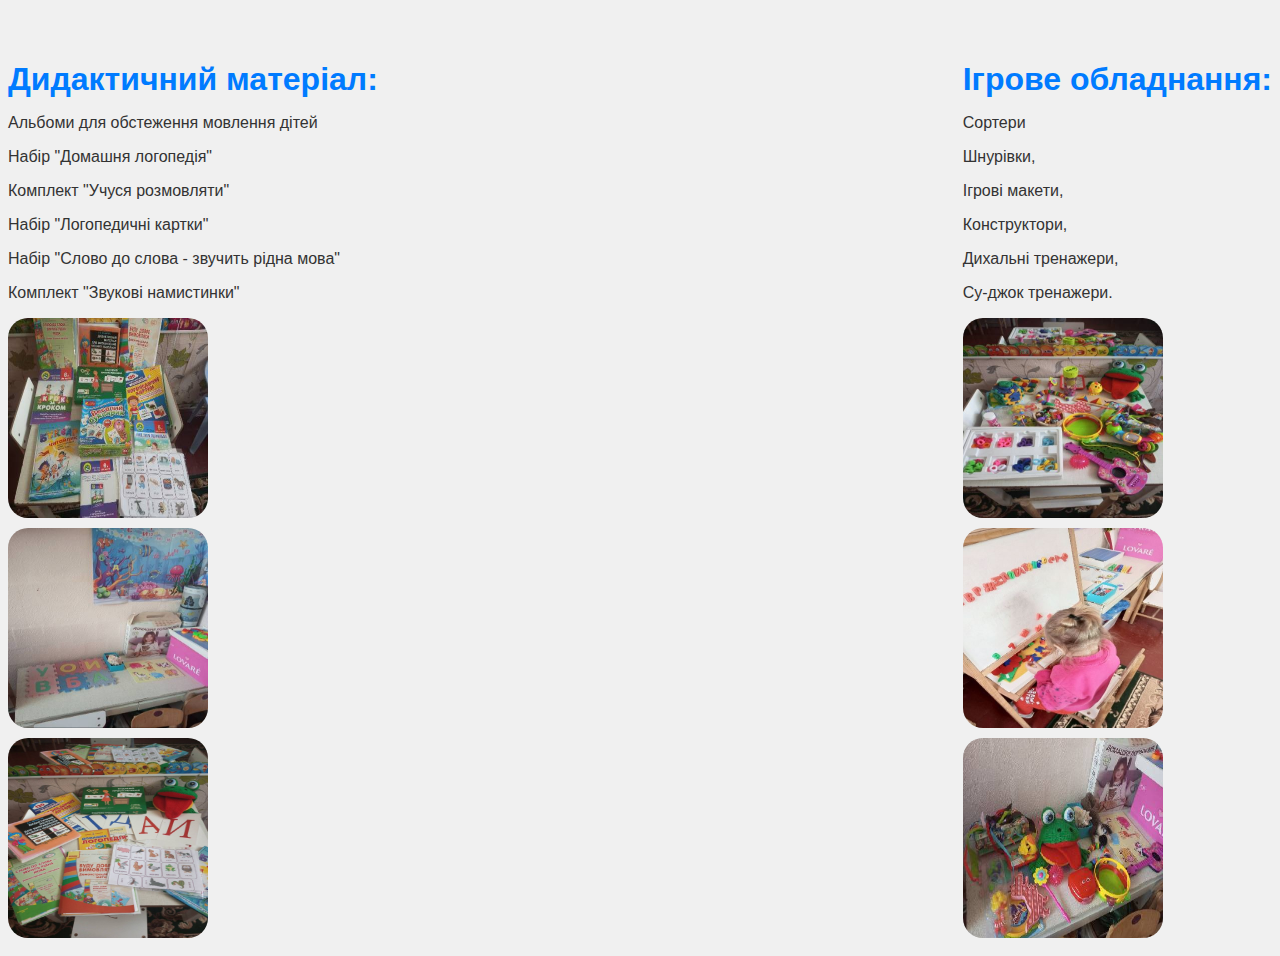
<file: metod_zabezp.html>
<!DOCTYPE html>
<html lang="ru">
<head>
  <meta charset="UTF-8">
  <meta name="viewport" content="width=device-width, initial-scale=1.0">
  <title>Пугачова Світлана</title>
  <link rel="stylesheet" href="styles.css">
  <link rel="icon" href="/favicon.ico" type="image/x-icon">
</head>
<body >
 <div class="main-container">

 <!-- Левый блок -->
 <div class="left-bl">
<h1>Дидактичний матеріал:</h1>
 <p>Альбоми для обстеження мовлення дітей
 <p>Набір "Домашня логопедія"
 <p>Комплект "Учуся розмовляти"
 <p>Набір "Логопедичні картки"
 <p>Набір "Слово до слова - звучить рідна мова"
 <p>Комплект "Звукові намистинки"

 <!-- Фото -->
<div class="image-gallery">
   <img src="im/title_3.png" alt="Фото" class="photo-placeholder">
   <img src="im/obladn2.jpg" alt="Фото" class="photo-placeholder">
   <img src="im/metod1.jpg" alt="Фото" class="photo-placeholder">
 </div>
 </div>


 <!-- Правый блок -->
<div class="right-bl">
<h1 style="text-align: center">Ігрове обладнання:</h1>
 <p>Сортери
 <p>Шнурівки,
 <p>Ігрові макети,
 <p>Конструктори,
 <p>Дихальні тренажери,
 <p>Су-джок тренажери.
 
 <!-- Фото -->
<div class="image-gallery">
   <img src="im/obladn1.jpg" alt="Фото" class="photo-placeholder">
   <img src="im/deti4.jpg" alt="Фото" class="photo-placeholder">
   <img src="im/title_2.png" alt="Фото" class="photo-placeholder">
 </div>
</div>
</body>
</file>
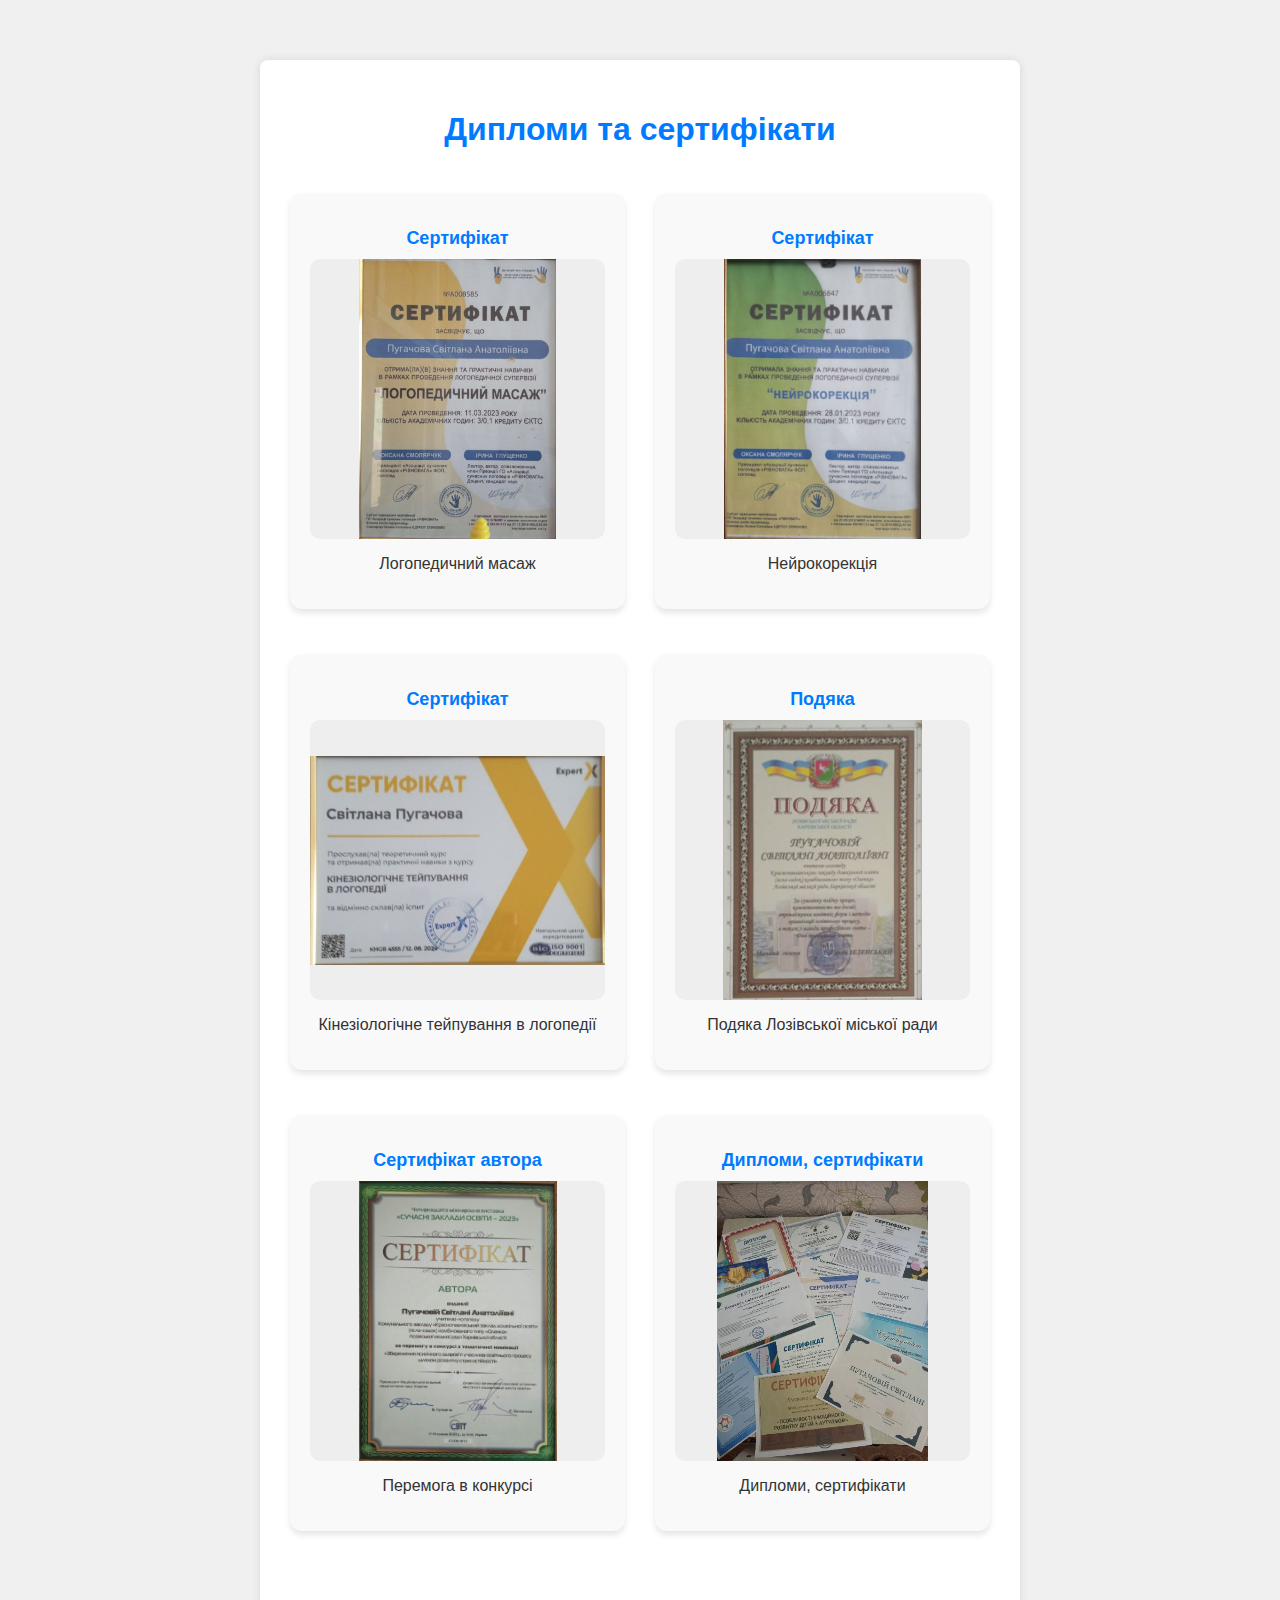
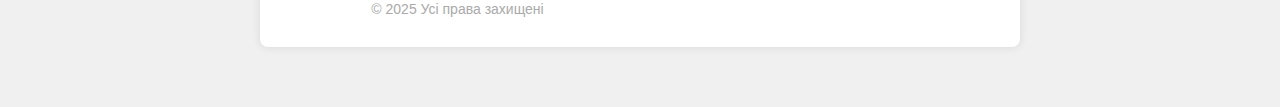
<file: page.html>
<!DOCTYPE html>
<html lang="ru">
<head>
  <meta charset="UTF-8">
  <meta name="viewport" content="width=device-width, initial-scale=1.0">
  <title>Дипломи</title>
  <link rel="stylesheet" href="styles.css">
  <style>
/* Дипломы в сетке 2х2 */
.main-container {
  display: grid;
  grid-template-columns: repeat(2, 1fr);
  gap: 30px;
  margin-top: 30px;
}

/* Блок диплома */
.mini-block {
  background: #f9f9f9;
  padding: 20px;
  border-radius: 12px;
  box-shadow: 0 4px 6px rgba(0,0,0,0.1);
  text-align: center;
  transition: transform 0.3s, box-shadow 0.3s;
}

.mini-block:hover {
  transform: scale(1.02);
  box-shadow: 0 6px 12px rgba(0,0,0,0.15);
}

/* Контейнер под картинку диплома */
.image-placeholder {
  width: 100%;
  height: 280px;              /* фиксированная высота блока */
  background: #eee;
  border-radius: 10px;
  display: flex;
  align-items: center;        /* центрируем по вертикали */
  justify-content: center;    /* центрируем по горизонтали */
  overflow: hidden;           /* лишнее обрезается */
  margin-bottom: 15px;
}

/* Сами картинки дипломов */
.image-placeholder img {
  max-width: 100%;
  max-height: 100%;
  object-fit: contain;        /* вписываем без искажений */
  transition: transform 0.3s, box-shadow 0.3s;
}

.image-placeholder img:hover {
  transform: scale(1.05);
  box-shadow: 0 6px 15px rgba(0,0,0,0.3);
}

  </style>
</head>
<body>
  <div class="container">
    <h1>Дипломи та сертифікати</h1>

    <div class="main-container">
      <div class="mini-block">
        <h2>Сертифікат</h2>
        <div class="image-placeholder">
          <img src="diploma1.jpg" alt="Диплом 1" onclick="window.open('diploma1.jpg', '_blank')">
        </div>
        <p>Логопедичний масаж</p>
      </div>

      <div class="mini-block">
        <h2>Сертифікат</h2>
        <div class="image-placeholder">
          <img src="diploma2.jpg" alt="Диплом 2" onclick="window.open('diploma2.jpg', '_blank')">
        </div>
        <p>Нейрокорекція</p>
      </div>

      <div class="mini-block">
        <h2>Сертифікат</h2>
        <div class="image-placeholder">
          <img src="diploma3.jpg" alt="Диплом 3" onclick="window.open('diploma3.jpg', '_blank')">
        </div>
        <p>Кінезіологічне тейпування в логопедії</p>
      </div>

      <div class="mini-block">
        <h2>Подяка</h2>
        <div class="image-placeholder">
          <img src="diploma4.jpg" alt="Диплом 4" onclick="window.open('diploma4.jpg', '_blank')">
        </div>
        <p>Подяка Лозівської міської ради</p>
      </div>

      <div class="mini-block">
        <h2>Сертифікат автора</h2>
        <div class="image-placeholder">
          <img src="diploma5.jpg" alt="Диплом 5" onclick="window.open('diploma5.jpg', '_blank')">
        </div>
        <p>Перемога в конкурсі</p>
      </div>

        <div class="mini-block">
        <h2>Дипломи, сертифікати</h2>
        <div class="image-placeholder">
          <img src="diploma6.jpg" alt="Диплом 6" onclick="window.open('diploma6.jpg', '_blank')">
        </div>
        <p>Дипломи, сертифікати</p>
      </div>

      <footer>
    © 2025 Усі права захищені
  </footer>
</body>
</html>
</file>
<file: styles.css>
body {
  font-family: Arial, sans-serif;
  padding: 0;
  background: #f0f0f0;
  color: #333;
}

.container {
  max-width: 700px;
  margin: 60px auto;
  padding: 30px;
  background: white;
  border-radius: 8px;
  box-shadow: 0 0 10px rgba(0,0,0,0.1);
}

h1 {
  color: #007BFF;
  margin-bottom: 15px;
  text-align: center;
}

a {
  text-decoration: none;
}

.contact a {
  color: #007BFF;
  text-decoration: none;
}

.contact a:hover {
  text-decoration: underline;
}

footer {
  text-align: center;
  margin-top: 40px;
  font-size: 14px;
  color: #aaa;
}

#copyNotification {
  position: fixed;
  top: 50%;
  left: 50%;
  transform: translate(-50%, -50%);
  background-color: #4CAF50;
  color: white;
  padding: 15px 25px;
  border-radius: 8px;
  display: none;
  box-shadow: 0 6px 15px rgba(0,0,0,0.3);
  font-family: sans-serif;
  z-index: 1000;
  font-size: 16px;
}

.copy-box {
  border: none;
  padding: 5px 10px;
  background-color: DarkCyan;
  display: inline-block;
  cursor: pointer;
  user-select: none;
  font-family: sans-serif;
  color: white;
  border-radius: 5px;
  transition: background 0.3s, transform 0.3s;
}

.copy-box:hover {
  background-color: #009999;
  transform: scale(1.05);
}

.main-container {
  display: flex;
  justify-content: space-between;
  margin-top: 40px;
  gap: 20px;
}

.left-block, .middle-block, .right-block {
  background-color: white;
  padding: 20px;
  border-radius: 10px;
  box-shadow: 0 4px 6px rgba(0, 0, 0, 0.1);
  width: 30%;
  text-align: left;
  transition: transform 0.3s, box-shadow 0.3s;
}

.left-block:hover, .middle-block:hover, .right-block:hover {
  transform: scale(1.03);
  box-shadow: 0 6px 12px rgba(0,0,0,0.15);
}

.left-block {
  display: flex;
  flex-direction: column;
  align-items: center;
}

.photo-placeholder {
  width: 200px;
  height: 200px;
  background-color: #dcdcdc;
  border-radius: 10%;
  margin-bottom: 10px;
  display: flex;
  align-items: center;
  justify-content: center;
  font-weight: bold;
  transition: transform 0.3s, box-shadow 0.3s;
}

.photo-placeholder:hover {
  transform: scale(1.1);
  box-shadow: 0 6px 15px rgba(0,0,0,0.3);
}

.middle-block {
  text-align: center;
}

.right-block {
  display: flex;
  flex-direction: column;
  gap: 20px;
}

.image-placeholder {
  width: 100%;
  height: 220px;
  background-color: #f0f0f0;
  display: flex; /* Добавляем флексбокс! */
  justify-content: center; /* Центр по горизонтали */
  align-items: center;     /* Центр по вертикали */
  overflow: hidden;
  border-radius: 10px;
  transition: transform 0.3s, box-shadow 0.3s;
}

.image-placeholder:hover {
  transform: scale(1.05);
  box-shadow: 0 6px 12px rgba(0,0,0,0.15);
}

.image-placeholder img {
  max-width: 100%;
  max-height: 100%;
  object-fit: contain;
}

.mini-block {
  background: #f9f9f9;
  padding: 15px;
  border-radius: 8px;
  margin-top: 15px;
  width: 100%;
  box-sizing: border-box; /* чтобы учитывался padding */
  text-align: left; /* чтобы текст не был по центру */
}

.mini-block h2 {
  margin-bottom: 10px;
  font-size: 18px;
  color: #007BFF;
}

.button-group {
  display: flex;
  flex-direction: column;
  gap: 12px;
  margin-top: 20px;
}

.menu-btn {
  padding: 12px 20px;
  background-color: #007BFF;
  color: white;
  border: none;
  border-radius: 8px;
  font-size: 16px;
  font-weight: bold;
  cursor: pointer;
  transition: all 0.3s ease;
  box-shadow: 0 4px 8px rgba(0,0,0,0.1);
}

.menu-btn:hover {
  background-color: #009999;
  transform: translateY(-3px) scale(1.05);
  box-shadow: 0 6px 14px rgba(0,0,0,0.2);
}

.menu-btn:active {
  transform: scale(0.97);
  box-shadow: 0 2px 6px rgba(0,0,0,0.2);
}

.overlay {
      display: none; /* скрыт по умолчанию */
      position: fixed;
      top: 0;
      left: 0;
      width: 100vw;
      height: 100vh;
      background: rgba(0, 0, 0, 0.4); /* затемнение фона */
      justify-content: center;
      align-items: center;
      z-index: 1000;
    }

    .block {
      background-color: white;
      padding: 20px;
      border-radius: 10px;
      box-shadow: 0 4px 6px rgba(0, 0, 0, 0.1);
      width: 80%;
      max-width: 1000px;
      text-align: left;
      transition: transform 0.3s, box-shadow 0.3s;
    }

    .block:hover {
      transform: scale(1.01);
      box-shadow: 0 8px 12px rgba(0, 0, 0, 0.15);
    }

    iframe {
      width: 100%;
      height: 500px;
      border: none;
      border-radius: 8px;
    }

    .btna {
      margin: 20px;
      padding: 10px 20px;
      font-size: 16px;
      cursor: pointer;
    }

    .close-btn {
      float: right;
      background: transparent;
      border: none;
      font-size: 20px;
      cursor: pointer;
    }
</file>
